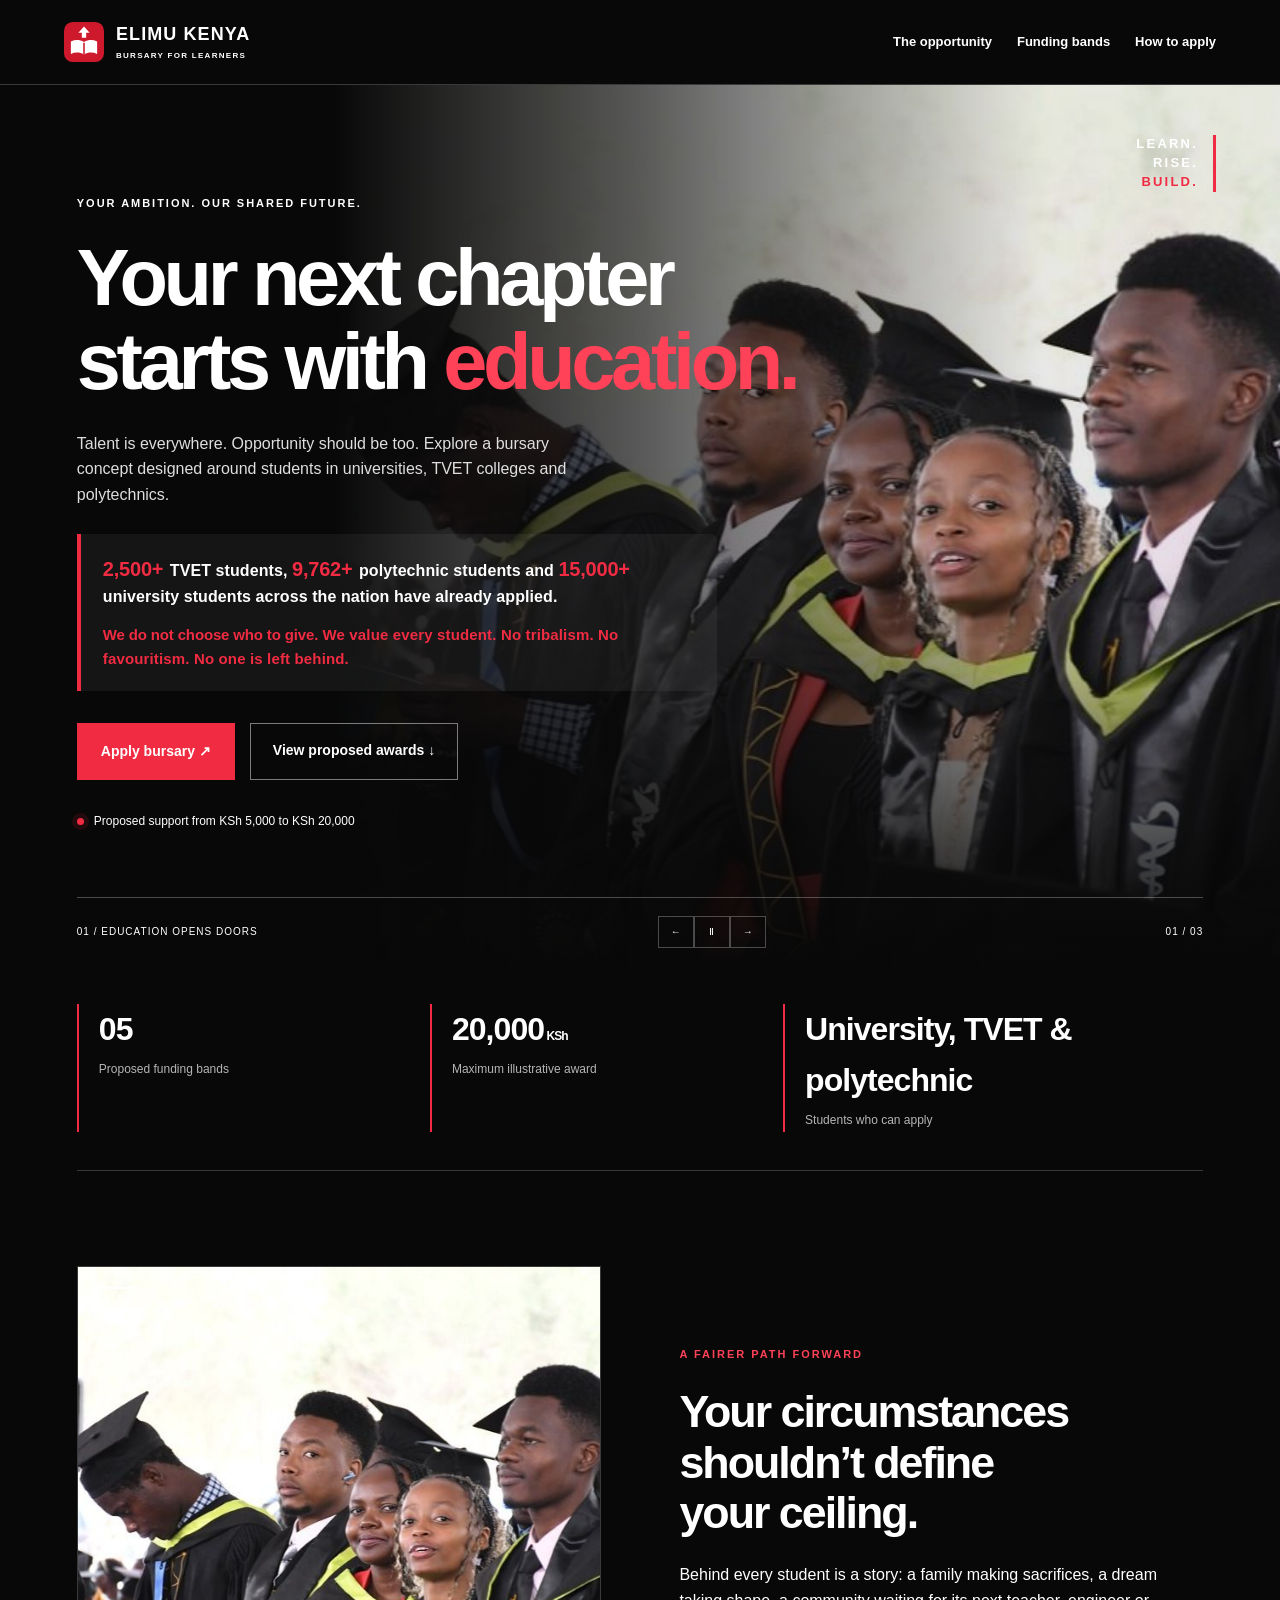
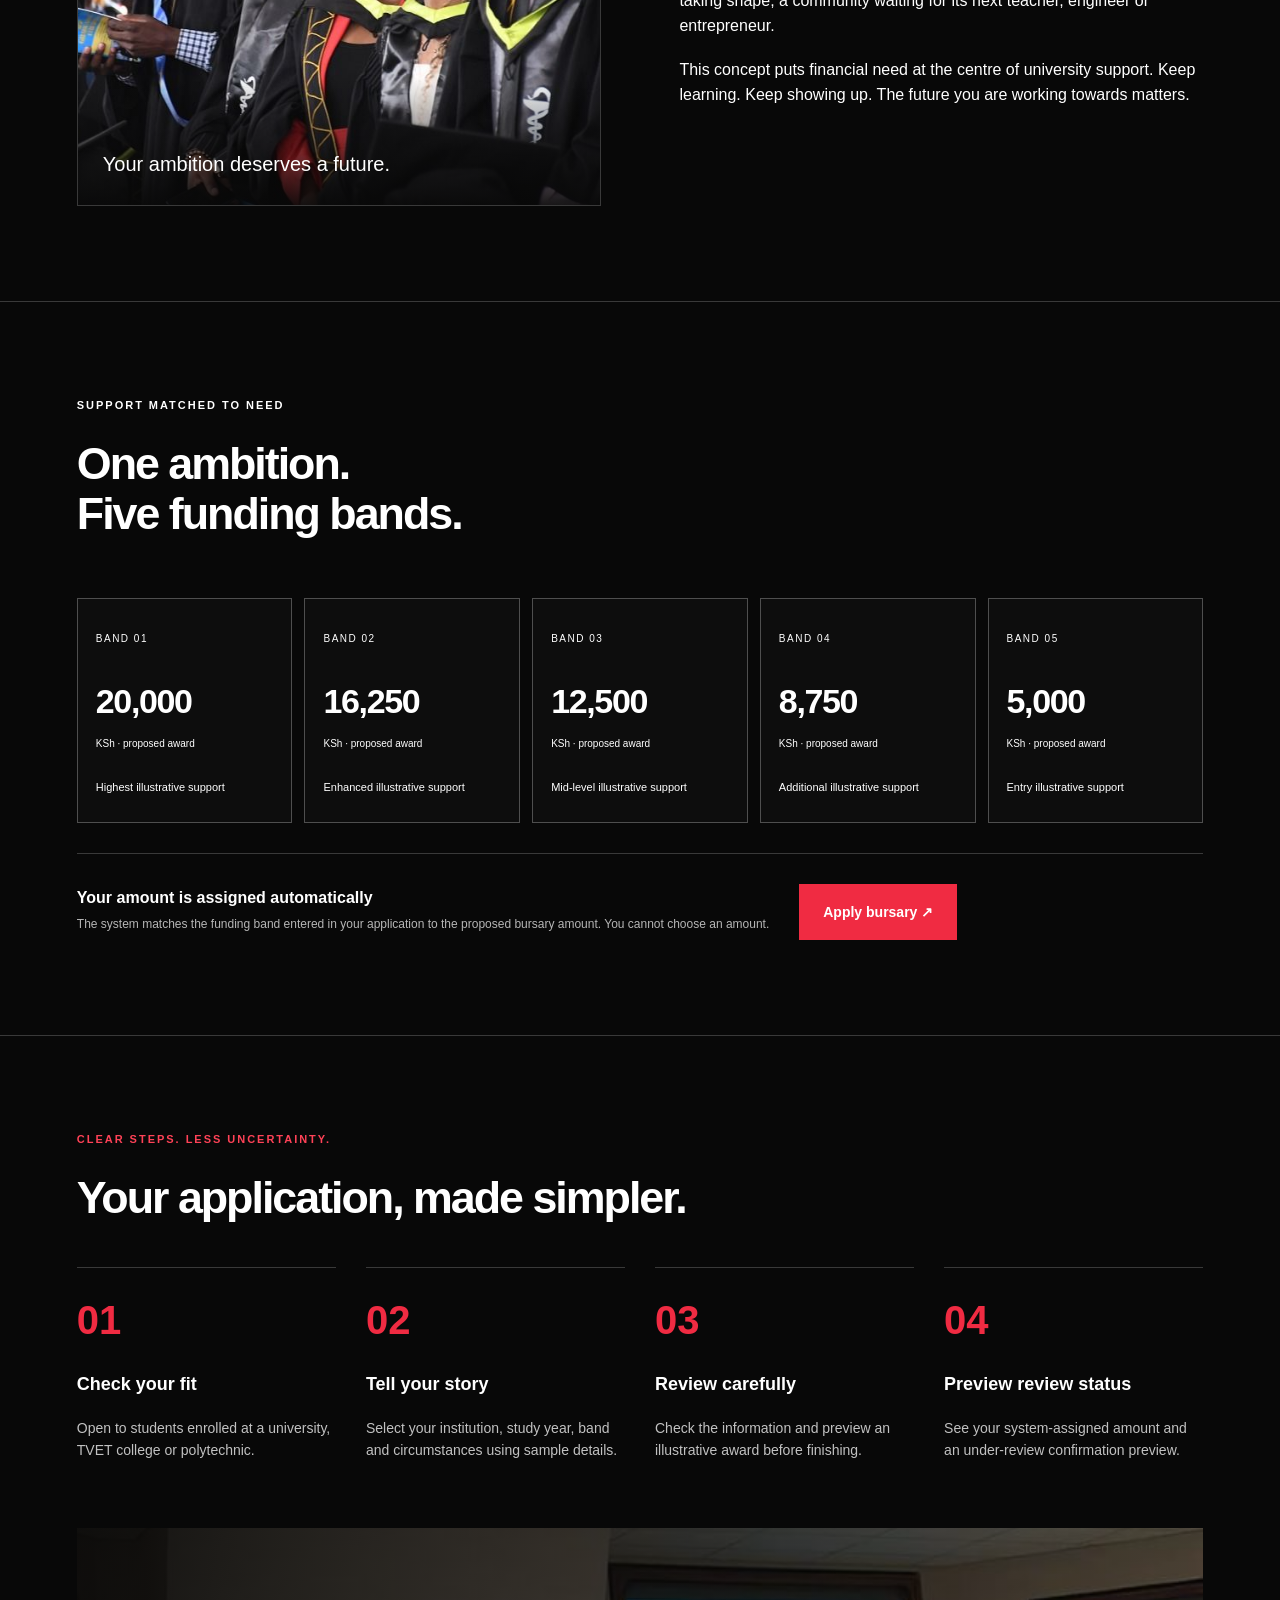
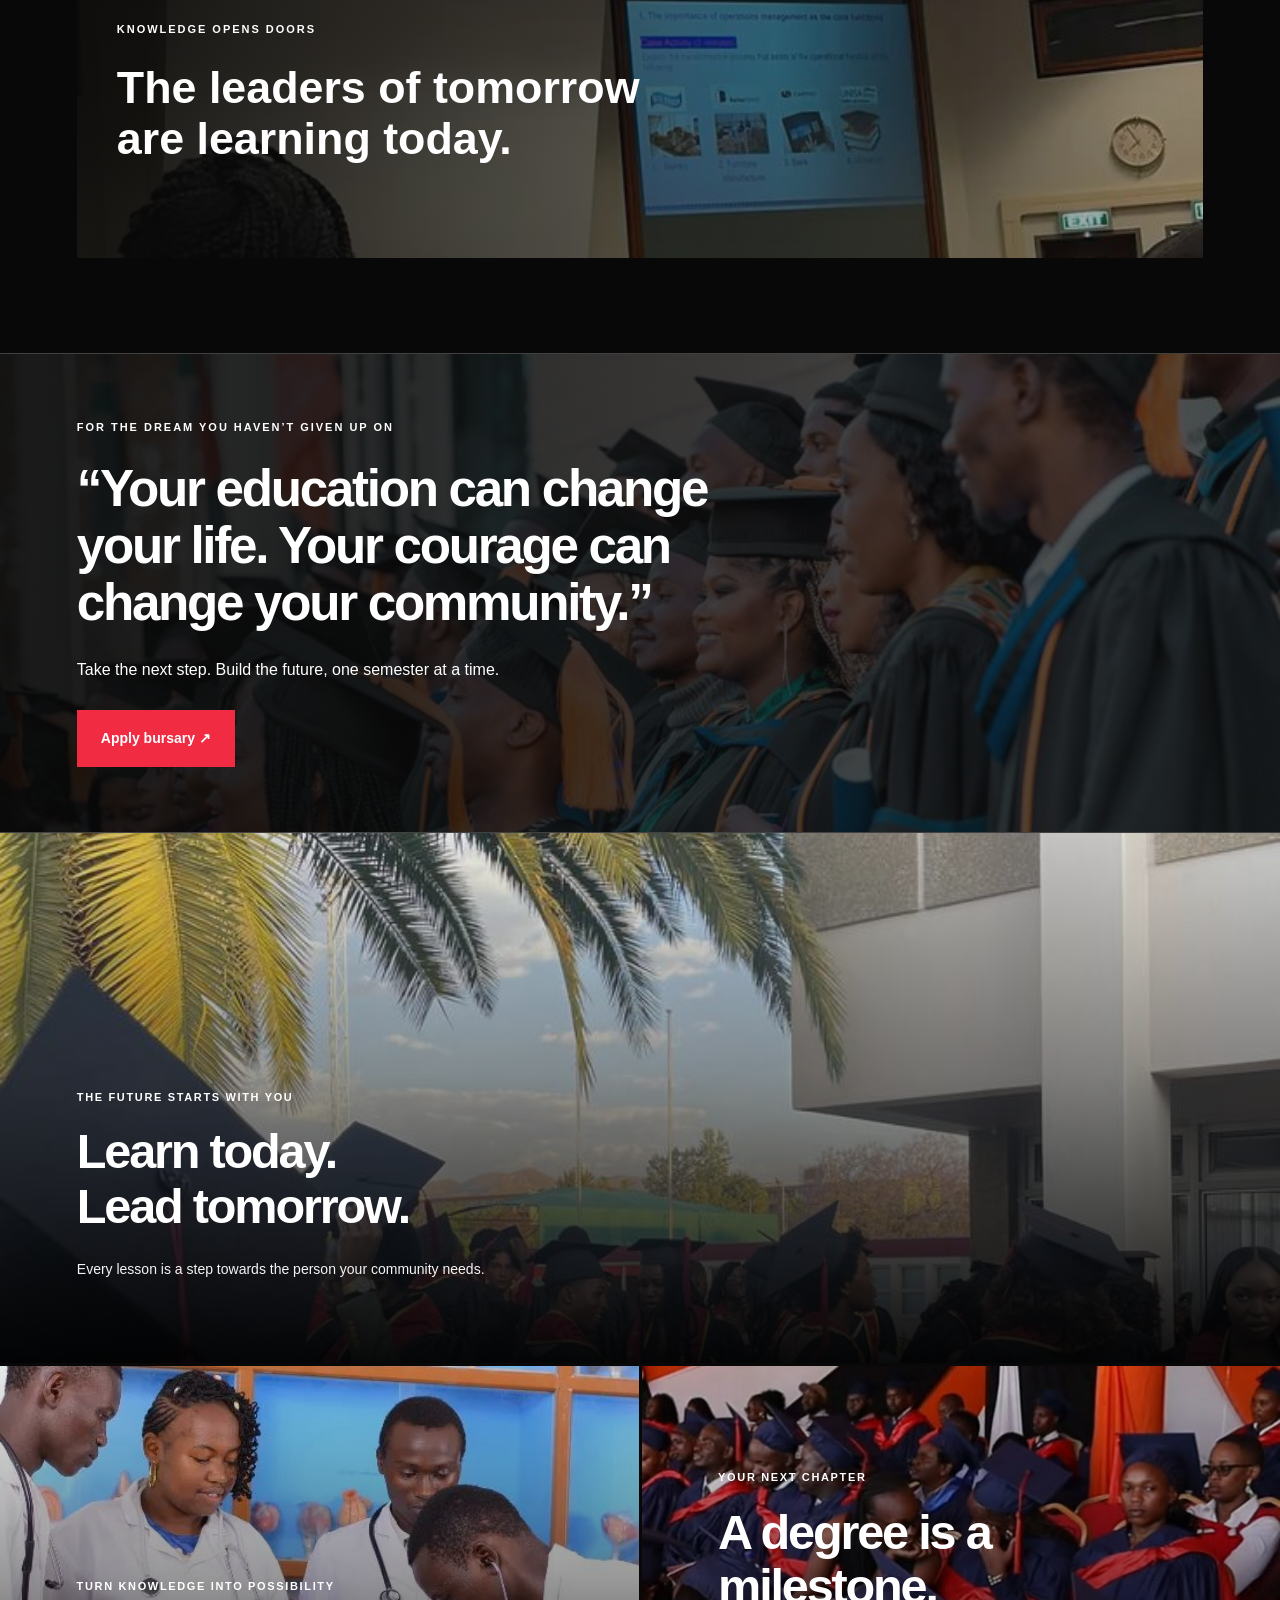
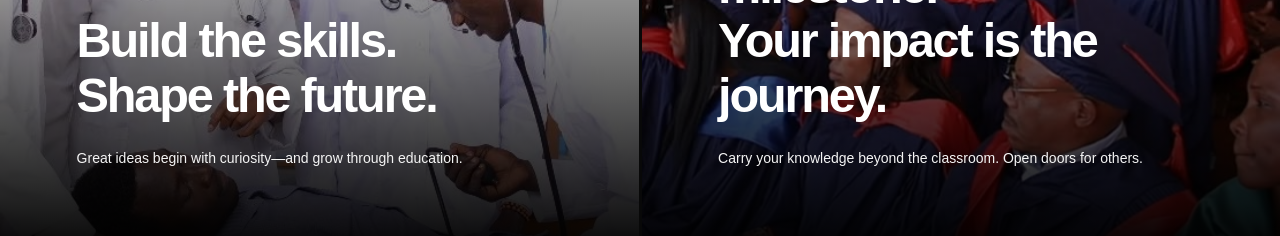
<file: Elimu-Kenya1/index.html>
<!DOCTYPE html>
<html lang="en"><head><meta charset="utf-8"/><meta content="width=device-width,initial-scale=1,viewport-fit=cover" name="viewport"/><meta content="Apply for an Elimu Kenya bursary if you study at a university, TVET college or polytechnic." name="description"/><title>Elimu Kenya | Bursary for University, TVET and Polytechnic Students</title><link rel="icon" type="image/svg+xml" href="favicon.svg"/><link rel="mask-icon" href="favicon.svg" color="#ce182c"/><meta name="theme-color" content="#ce182c"/><link href="styles.css" rel="stylesheet"/></head><body>

<header><a class="brand" href="#home"><img class="logo" src="favicon.svg" alt="" width="40" height="40"/><span>ELIMU KENYA<small>BURSARY FOR LEARNERS</small></span></a><button aria-controls="nav" aria-expanded="false" aria-label="Toggle navigation" id="menu">☰</button><nav id="nav"><a href="#opportunity">The opportunity</a><a href="#funding">Funding bands</a><a href="#process">How to apply</a></nav></header>
<main><section class="hero" id="home"><div class="hero-photo"><img alt="University graduates together" id="heroImage" src="assets/graduates-outdoors.jpg"/></div><div class="grid-overlay"></div><div class="hero-stamp">LEARN.<br/>RISE.<br/><span>BUILD.</span></div><div class="hero-content"><p class="eyebrow">YOUR AMBITION. OUR SHARED FUTURE.</p><h1>Your next chapter<br/>starts with <em>education.</em></h1><p class="intro">Talent is everywhere. Opportunity should be too. Explore a bursary concept designed around students in universities, TVET colleges and polytechnics.</p><div class="hero-proof"><p class="proof-line"><b>2,500+</b> TVET students, <b>9,762+</b> polytechnic students and <b>15,000+</b> university students across the nation have already applied.</p><p class="proof-values"><b>We do not choose who to give.</b> We value every student. No tribalism. No favouritism. No one is left behind.</p></div><div class="actions"><a class="button" href="apply.html">Apply bursary ↗</a><a class="outline" href="#funding">View proposed awards ↓</a></div><div class="hero-note"><span class="pulse"></span>Proposed support from KSh 5,000 to KSh 20,000</div></div><div class="hero-bottom"><span>01 / EDUCATION OPENS DOORS</span><div><button aria-label="Previous photo" id="prev">←</button><button aria-label="Pause slideshow" id="pause">Ⅱ</button><button aria-label="Next photo" id="next">→</button></div><span id="slideCount">01 / 03</span></div></section>
<section class="stats"><div><b>05</b><span>Proposed funding bands</span></div><div><b>20,000<small> KSh</small></b><span>Maximum illustrative award</span></div><div><b>University, TVET &amp; polytechnic</b><span>Students who can apply</span></div></section>
<section class="split section" id="opportunity"><div class="image-card"><img alt="University graduates together" loading="lazy" src="assets/graduates-outdoors.jpg"/><span>Your ambition deserves a future.</span></div><div><p class="eyebrow red">A FAIRER PATH FORWARD</p><h2>Your circumstances<br/>shouldn’t define<br/>your ceiling.</h2><p>Behind every student is a story: a family making sacrifices, a dream taking shape, a community waiting for its next teacher, engineer or entrepreneur.</p><p>This concept puts financial need at the centre of university support. Keep learning. Keep showing up. The future you are working towards matters.</p></div></section>
<section class="funding section" id="funding"><div class="section-top"><div><p class="eyebrow">SUPPORT MATCHED TO NEED</p><h2>One ambition.<br/>Five funding bands.</h2></div></div><div class="bands"><article class="band"><span>BAND 01</span><b>20,000</b><small>KSh · proposed award</small><p>Highest illustrative support</p></article><article class="band"><span>BAND 02</span><b>16,250</b><small>KSh · proposed award</small><p>Enhanced illustrative support</p></article><article class="band"><span>BAND 03</span><b>12,500</b><small>KSh · proposed award</small><p>Mid-level illustrative support</p></article><article class="band"><span>BAND 04</span><b>8,750</b><small>KSh · proposed award</small><p>Additional illustrative support</p></article><article class="band"><span>BAND 05</span><b>5,000</b><small>KSh · proposed award</small><p>Entry illustrative support</p></article></div><div class="calculator"><div><b>Your amount is assigned automatically</b><p>The system matches the funding band entered in your application to the proposed bursary amount. You cannot choose an amount.</p></div><a class="button" href="apply.html">Apply bursary ↗</a></div></section>
<section class="section" id="process"><p class="eyebrow red">CLEAR STEPS. LESS UNCERTAINTY.</p><h2>Your application, made simpler.</h2><div class="steps"><article><span>01</span><h3>Check your fit</h3><p>Open to students enrolled at a university, TVET college or polytechnic.</p></article><article><span>02</span><h3>Tell your story</h3><p>Select your institution, study year, band and circumstances using sample details.</p></article><article><span>03</span><h3>Review carefully</h3><p>Check the information and preview an illustrative award before finishing.</p></article><article><span>04</span><h3>Preview review status</h3><p>See your system-assigned amount and an under-review confirmation preview.</p></article></div><div class="learning-banner"><img alt="Students learning together" loading="lazy" src="assets/lecture-room.jpg"/><div><p class="eyebrow">KNOWLEDGE OPENS DOORS</p><h3>The leaders of tomorrow<br/>are learning today.</h3></div></div></section>
<section class="quote"><img alt="Students at a graduation ceremony" loading="lazy" src="assets/graduation-line.jpg"/><div><p class="eyebrow">FOR THE DREAM YOU HAVEN’T GIVEN UP ON</p><h2>“Your education can change<br/>your life. Your courage can<br/>change your community.”</h2><p>Take the next step. Build the future, one semester at a time.</p><a class="button" href="apply.html">Apply bursary ↗</a></div></section>
<section aria-label="Education and tomorrow’s leaders" class="education-scenes"><article class="education-scene scene-wide"><img alt="Graduation procession" loading="lazy" src="assets/graduation-procession.jpg"/><div class="scene-copy"><p class="eyebrow">THE FUTURE STARTS WITH YOU</p><h2>Learn today.<br/>Lead tomorrow.</h2><p>Every lesson is a step towards the person your community needs.</p></div></article><article class="education-scene"><img alt="Students building practical skills" loading="lazy" src="assets/practical-learning.jpg"/><div class="scene-copy"><p class="eyebrow">TURN KNOWLEDGE INTO POSSIBILITY</p><h2>Build the skills.<br/>Shape the future.</h2><p>Great ideas begin with curiosity—and grow through education.</p></div></article><article class="education-scene"><img alt="Graduates celebrating achievement" loading="lazy" src="assets/graduates-ceremony.jpg"/><div class="scene-copy"><p class="eyebrow">YOUR NEXT CHAPTER</p><h2>A degree is a milestone.<br/>Your impact is the journey.</h2><p>Carry your knowledge beyond the classroom. Open doors for others.</p></div></article></section></main><script src="app.js"></script></body></html>
</file>
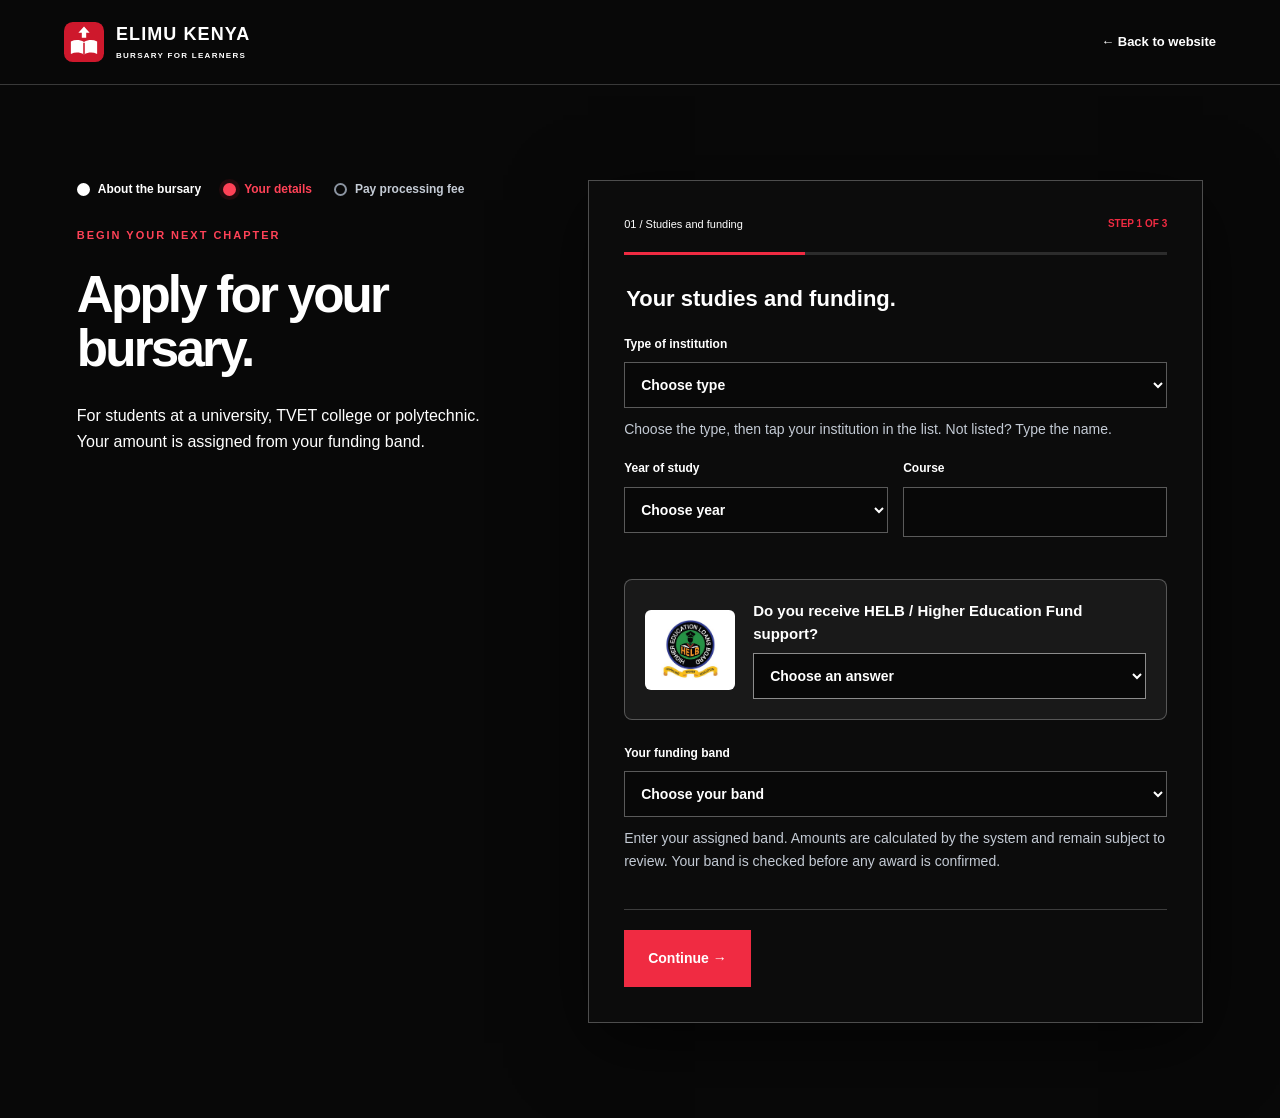
<file: Elimu-Kenya1/apply.html>
<!DOCTYPE html><html lang="en"><head><meta charset="utf-8"/><meta name="viewport" content="width=device-width,initial-scale=1,viewport-fit=cover"/><title>Apply for a bursary | Elimu Kenya</title><link rel="icon" type="image/svg+xml" href="favicon.svg"/><link rel="mask-icon" href="favicon.svg" color="#ce182c"/><meta name="theme-color" content="#ce182c"/><link rel="stylesheet" href="styles.css"/></head><body>
<header><a class="brand" href="index.html"><img class="logo" src="favicon.svg" alt="" width="40" height="40"/><span>ELIMU KENYA<small>BURSARY FOR LEARNERS</small></span></a><nav class="plain"><a href="index.html">← Back to website</a></nav></header>
<main class="section application"><div><ol class="trail"><li class="done">About the bursary</li><li class="on">Your details</li><li>Pay processing fee</li></ol><p class="eyebrow red">BEGIN YOUR NEXT CHAPTER</p><h1 style="font-size:clamp(34px,4vw,54px)">Apply for your bursary.</h1><p>For students at a university, TVET college or polytechnic. Your amount is assigned from your funding band.</p></div><div class="form-card"><div class="progress"><span id="stepLabel"></span><b id="stepNumber"></b></div><div class="progress-line"><span id="progressBar"></span></div><form id="application"><fieldset data-step="0"><legend>Your studies and funding.</legend><label>Type of institution<select id="instType" name="instType" required><option value="">Choose type</option><option>University</option><option>TVET college</option><option>Polytechnic</option></select></label><div id="instBlock" hidden><label>Institution name<input aria-controls="instList" autocapitalize="words" autocomplete="off" enterkeyhint="done" id="instName" maxlength="120" name="institution" pattern=".*\S.*" spellcheck="false" type="text"/></label><ul class="inst-list" id="instList"></ul></div><p class="hint" id="instCount" role="status"></p><p class="hint">Choose the type, then tap your institution in the list. Not listed? Type the name.</p><div class="form-grid"><label>Year of study<select name="year" required=""><option value="">Choose year</option><option>Year 1</option><option>Year 2</option><option>Year 3</option><option>Year 4</option><option>Year 5</option><option>Year 6</option><option>Postgraduate</option></select></label><label>Course<input maxlength="120" name="course" required="" type="text"/></label></div><div class="helb-question"><img alt="Higher Education Loans Board (HELB) logo" src="assets/helb-logo.jpg"/><label>Do you receive HELB / Higher Education Fund support?<select name="helb" required=""><option value="">Choose an answer</option><option>Yes</option><option>No</option><option>Application pending</option></select></label></div><label>Your funding band<select id="formBand" name="band" required=""><option value="">Choose your band</option><option value="1">Band 1</option><option value="2">Band 2</option><option value="3">Band 3</option><option value="4">Band 4</option><option value="5">Band 5</option></select></label><p class="hint">Enter your assigned band. Amounts are calculated by the system and remain subject to review. Your band is checked before any award is confirmed.</p></fieldset><fieldset data-step="1" hidden=""><legend>Your personal and family details.</legend><label>Full name<input autocomplete="name" maxlength="120" name="student" required="" type="text"/></label><div class="form-grid"><label>Year of birth<input max="2026" maxlength="120" min="1900" name="birthYear" required="" type="number"/></label><label>Phone number<input autocomplete="tel" maxlength="120" name="phone" pattern="[+]?[0-9 \(\)\-]{9,20}" required="" type="tel"/></label></div><label>Email address<input autocomplete="email" maxlength="120" name="email" required="" type="email"/></label><label>Home county<select name="county" required=""><option value="">Choose county</option><option>Baringo</option><option>Bomet</option><option>Bungoma</option><option>Busia</option><option>Elgeyo-Marakwet</option><option>Embu</option><option>Garissa</option><option>Homa Bay</option><option>Isiolo</option><option>Kajiado</option><option>Kakamega</option><option>Kericho</option><option>Kiambu</option><option>Kilifi</option><option>Kirinyaga</option><option>Kisii</option><option>Kisumu</option><option>Kitui</option><option>Kwale</option><option>Laikipia</option><option>Lamu</option><option>Machakos</option><option>Makueni</option><option>Mandera</option><option>Marsabit</option><option>Meru</option><option>Migori</option><option>Mombasa</option><option>Murang’a</option><option>Nairobi</option><option>Nakuru</option><option>Nandi</option><option>Narok</option><option>Nyamira</option><option>Nyandarua</option><option>Nyeri</option><option>Samburu</option><option>Siaya</option><option>Taita Taveta</option><option>Tana River</option><option>Tharaka-Nithi</option><option>Trans Nzoia</option><option>Turkana</option><option>Uasin Gishu</option><option>Vihiga</option><option>Wajir</option><option>West Pokot</option></select></label><div class="form-grid"><label>Sub-county<input maxlength="120" name="subcounty" required="" type="text"/></label><label>Town / village<input maxlength="120" name="town" required="" type="text"/></label><label>Location<input maxlength="120" name="location" required="" type="text"/></label><label>Sub-location<input maxlength="120" name="sublocation" required="" type="text"/></label></div><label>Parent or guardian full name<input maxlength="120" name="guardian" required="" type="text"/></label><label>Relationship<select name="relationship" required=""><option value="">Choose relationship</option><option>Mother</option><option>Father</option><option>Guardian</option></select></label><label>Financial circumstances<select name="condition" required=""><option value="">Choose circumstance</option><option>Low household income</option><option>Loss of household income</option><option>Additional learning or accessibility costs</option><option>Limited family support</option><option>Other financial challenges</option></select></label><label>Additional information (optional)<textarea maxlength="600" name="story" placeholder="Anything else we should know?" rows="3"></textarea></label></fieldset><fieldset data-step="2" hidden><legend>Review and submit.</legend><dl id="review"></dl><div class="fee-note"><b id="feeHead"></b><p id="feeText"></p></div><label class="checkbox"><input name="consent" required type="checkbox"/> I confirm my details are correct.</label></fieldset><p id="formStatus" role="status"></p><div class="form-actions"><button class="outline dark" hidden="" id="back" type="button">← Back</button><button class="button" id="continue" type="button">Continue →</button></div></form></div></main>
<script src="config.js"></script><script src="institutions.js"></script><script src="apply.js"></script></body></html>
</file>
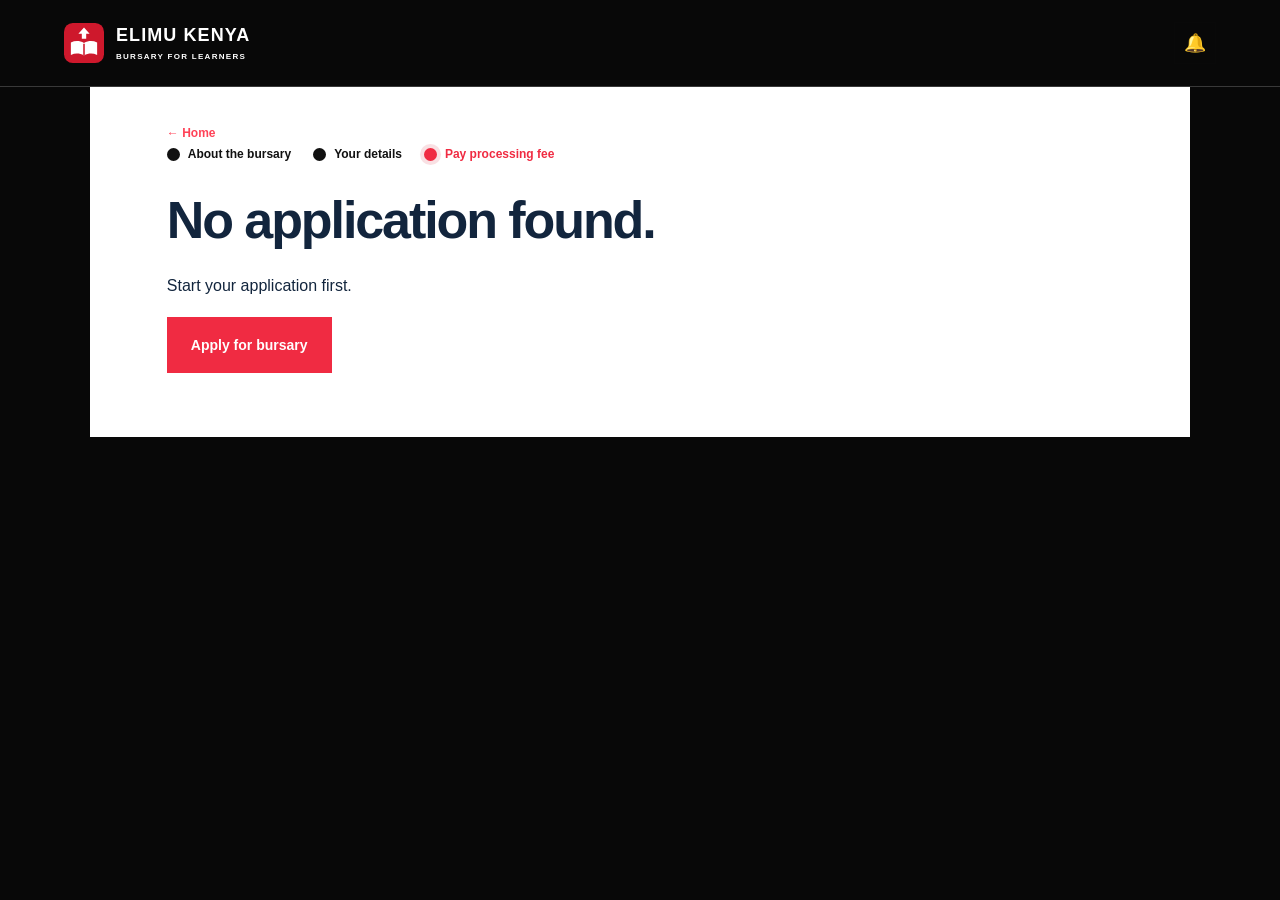
<file: Elimu-Kenya1/pay.html>
<!DOCTYPE html><html lang="en"><head><meta charset="utf-8"/><meta name="viewport" content="width=device-width,initial-scale=1,viewport-fit=cover"/><title>Pay processing fee | Elimu Kenya</title><link rel="icon" type="image/svg+xml" href="favicon.svg"/><meta name="theme-color" content="#ce182c"/><link rel="stylesheet" href="styles.css"/></head><body>
<header><a class="brand" href="index.html"><img class="logo" src="favicon.svg" alt="" width="40" height="40"/><span>ELIMU KENYA<small>BURSARY FOR LEARNERS</small></span></a><div class="bell-wrap"><button class="bell" id="bell" aria-label="Notifications" aria-expanded="false">🔔<i id="dot" hidden></i></button><div class="notes" id="notes" hidden><b>Notifications</b><p id="notesEmpty">No notifications yet.</p><ul id="noteList"></ul></div></div></header>
<main class="pay section"><a class="text-button" href="index.html">← Home</a>
<ol class="trail"><li class="done">About the bursary</li><li class="done">Your details</li><li class="on">Pay processing fee</li></ol>
<div id="noApp" hidden><h1 class="pt">No application found.</h1><p>Start your application first.</p><a class="button" href="apply.html">Apply for bursary</a></div>
<div id="payView" hidden>
<p class="eyebrow red">LAST STEP</p><h1 class="pt">Review your payment.</h1>
<p class="payment-intro">Check your proposed award and the separate application fee before choosing a payment method.</p><div class="payment-disclosure" id="paymentDisclosure" role="status"></div><div class="sum"><div><span>Reference</span><b id="sRef"></b></div><div><span>Proposed bursary award</span><b id="sAmt"></b></div><div class="due"><span>Processing fee to pay now</span><b id="sFee"></b></div></div>
<h2 class="h2s">Choose how to pay</h2>
<div class="methods">
<button type="button" aria-pressed="false" class="method" data-ready="0" data-m="ecitizen"><span class="ml"><img src="assets/pay-ecitizen.jpg" alt="eCitizen"/></span><b>eCitizen</b></button>
<button type="button" aria-pressed="false" class="method" data-ready="0" data-m="kcb"><span class="ml"><img src="assets/pay-kcb.jpg" alt="KCB Bank"/></span><b>KCB Bank</b></button>
<button type="button" aria-pressed="false" class="method" data-ready="0" data-m="equity"><span class="ml"><img src="assets/pay-equity.jpg" alt="Equity Bank"/></span><b>Equity Bank</b></button>
<button type="button" aria-pressed="false" class="method" data-ready="1" data-m="send"><span class="ml"><svg viewBox="0 0 120 56" role="img" aria-label="M-Pesa"><rect width="120" height="56" rx="10" fill="#43b02a"/><text x="60" y="35" text-anchor="middle" font-family="Arial" font-weight="800" font-size="22" fill="#fff">M-PESA</text></svg></span><b>Send money</b></button>
</div>
<section id="sendPanel" class="sendp"><h2 class="h2s">Manual M-Pesa payment guide</h2>
<p class="manual-notice" id="manualNotice">This simple manual payment guide helps you send the processing fee to receive your bursary. Before you send money, check the recipient's name on your phone. Never enter or share your M-Pesa PIN on this website.</p><ol class="msteps"><li>Open <b>M-Pesa</b> on your phone.</li><li>Choose <b>Send money</b>.</li><li>Enter the number <span class="copy-num"><b class="num" id="payToNum">0732532860</b><button type="button" class="copy-btn" id="copyNum" aria-label="Copy M-Pesa number">Copy number</button></span>.</li><li>Enter the amount <b class="num" id="stAmt"></b>.</li><li>Enter your <b>M-Pesa PIN</b> and send.</li></ol>
<form id="payForm">
<div class="sms-instructions" role="note">
<b>Read before you paste your M-Pesa message</b>
<ul>
<li>Copy and paste the <b>whole</b> M-Pesa message exactly as it appears on your phone.</li>
<li><b>Do not crop</b> the message.</li>
<li><b>Do not edit</b> any word, number or punctuation in the message.</li>
<li>Our system checks every character. If it detects cropping, editing or a fake message, <b>you will be banned from getting this bursary</b>.</li>
</ul>
</div>
<p class="hint">Paste the full M-Pesa confirmation SMS below, then enter the phone number you paid from.</p>
<div class="form-grid"><label>Full M-Pesa message<textarea id="smsMessage" name="smsMessage" rows="8" maxlength="1000" wrap="soft" required autocomplete="off" placeholder="Paste the full M-Pesa SMS here. Do not crop or edit."></textarea></label><label>Phone you paid from<input id="payPhone" type="tel" required pattern="[+]?[0-9 \(\)\-]{9,20}"/></label></div><p id="payStatus" role="status"></p><button class="button" id="payBtn" type="submit">Verify payment</button></form></section>
<section id="waitView" class="sendp" hidden><div class="spin"></div><h2 class="h2s">Verifying your payment.</h2><p>This can take a few minutes. Keep this page open. You will get a notification as soon as it is confirmed.</p></section>
</div>
<section id="doneView" class="done-card" hidden><span class="success-icon">✓</span><h1 class="pt">You have successfully applied.</h1><p>Your payment is confirmed and your bursary application is now submitted. We will contact you on your phone and email about the next steps.</p><div class="sum"><div><span>Reference</span><b id="dRef"></b></div><div><span>Bursary amount</span><b id="dAmt"></b></div></div><button class="button" onclick="window.print()">Print receipt</button> <a class="text-button" href="index.html">Back to website →</a></section>
</main>
<div class="method-notice" id="toast" role="status" hidden><button aria-label="Close" id="toastX">×</button><b>Payment method unavailable</b><p id="methodMessage"></p></div>
<div class="toast ok" id="okToast" role="status" hidden><b>✓ Application successful</b><p>Your payment is confirmed. You have successfully applied.</p></div>
<script src="config.js"></script><script src="pay.js"></script></body></html>
</file>
<file: Elimu-Kenya1/styles.css>
:root{--red:#ce182c;--black:#111;--white:#fff}*{box-sizing:border-box}html{scroll-behavior:smooth;scroll-padding-top:105px}body{margin:0;font-family:Arial,Helvetica,sans-serif;color:var(--black);background:white;line-height:1.6}a{color:inherit;text-decoration:none}button,input,select,textarea{font:inherit}button,a,input,select,textarea{outline-offset:5px}button{cursor:pointer}img{width:100%;height:100%;object-fit:cover;filter:grayscale(1)}.demo{background:#111;color:white;text-align:center;font-size:11px;letter-spacing:.06em;padding:9px 15px}header{padding:23px 5%;display:flex;align-items:center;justify-content:space-between;border-bottom:1px solid #1112;background:white;position:sticky;top:0;z-index:20}.brand{display:flex;gap:12px;align-items:center;font-weight:800;letter-spacing:.06em;font-size:18px;line-height:1.3}.brand small{display:block;font-size:8px;letter-spacing:.16em;margin-top:5px}.mark{background:var(--red);color:white;padding:8px 12px;font-size:25px}.mark span{font-size:18px}nav{display:flex;align-items:center;gap:25px;font-size:13px;font-weight:bold}.button{display:inline-flex;align-items:center;justify-content:center;background:var(--red);color:white;border:1px solid var(--red);padding:16px 23px;font-weight:bold;font-size:14px;transition:transform .2s,background .2s}.button:hover{background:#a60e20;transform:translateY(-2px)}.small{padding:12px 16px;font-size:12px}#menu{display:none}.hero{background:#111;color:white;position:relative;min-height:650px;overflow:hidden}.hero-photo{position:absolute;inset:0 0 0 30%}.hero-photo:after{content:'';position:absolute;inset:0;background:linear-gradient(90deg,#111 0%,#111a 45%,#1114),linear-gradient(0deg,#111b,transparent 40%)}.hero-photo img{animation:drift 12s ease-in-out infinite alternate;transition:opacity .25s}.grid-overlay{position:absolute;inset:0;background-image:linear-gradient(#fff05 1px,transparent 1px),linear-gradient(90deg,#fff05 1px,transparent 1px);background-size:80px 80px;pointer-events:none}.hero-content{position:relative;padding:80px 6% 100px;max-width:920px}.eyebrow{font-size:11px;letter-spacing:.18em;font-weight:800;margin:0 0 23px}.red{color:var(--red)}h1{font-size:clamp(43px,5.6vw,78px);line-height:1.06;letter-spacing:-.055em;margin:0 0 27px}em{font-style:normal;color:var(--red)}.intro{max-width:490px;font-size:16px;color:#fffd}.actions{display:flex;gap:15px;margin:32px 0}.outline{display:inline-flex;padding:15px 22px;border:1px solid #fff7;background:transparent;color:white;font-weight:bold;font-size:14px}.hero-note{font-size:12px;display:flex;align-items:center;gap:10px}.pulse{width:7px;height:7px;background:var(--red);border-radius:50%;box-shadow:0 0 0 5px #ce182c22}.hero-bottom{position:absolute;bottom:0;left:6%;right:6%;padding:18px 0;display:flex;justify-content:space-between;align-items:center;border-top:1px solid #fff4;font-size:10px;letter-spacing:.1em}.hero-bottom button{background:transparent;color:white;border:1px solid #fff4;width:36px;height:32px}.stats{display:grid;grid-template-columns:1fr 1fr 1.3fr;margin:0 6%;border-bottom:1px solid #1113;padding:35px 0;gap:30px}.stats b{display:block;font-size:28px;letter-spacing:-.03em}.stats small{font-size:12px}.stats span{font-size:12px;opacity:.7}.section{padding:85px 6%}h2{font-size:clamp(32px,3.5vw,49px);line-height:1.12;letter-spacing:-.045em;margin:0 0 25px}p{margin:0 0 18px}.split{display:grid;grid-template-columns:1fr 1fr;gap:8%;align-items:center}.image-card{height:520px;position:relative;overflow:hidden}.image-card img{transition:transform .6s}.image-card:hover img{transform:scale(1.04)}.image-card span{position:absolute;bottom:0;left:0;right:0;background:#111;padding:20px;color:white;font-size:10px;letter-spacing:.1em}.notice{border-left:3px solid var(--red);background:#11105;padding:20px;margin-top:25px;font-size:12px}.notice p{margin:8px 0 0}.funding{background:#111;color:white}.section-top{display:flex;justify-content:space-between;gap:40px;align-items:end;margin-bottom:35px}.section-top>p{max-width:350px;font-size:13px;opacity:.75}.bands{display:grid;grid-template-columns:repeat(5,1fr);gap:12px}.band{background:transparent;color:white;border:1px solid #fff4;text-align:left;padding:25px 18px;transition:background .2s}.band.active,.band:hover{background:var(--red);border-color:var(--red)}.band span{font-size:10px;letter-spacing:.15em}.band b{display:block;font-size:32px;margin-top:25px;letter-spacing:-.04em}.band small{font-size:10px}.band p{font-size:11px;margin:25px 0 0}.calculator{margin-top:30px;display:flex;align-items:center;gap:30px;border-top:1px solid #fff3;padding-top:30px}.calculator p{font-size:12px;margin:5px 0;opacity:.7}.calculator output{font-size:28px;font-weight:bold;white-space:nowrap;margin-left:auto}.steps{display:grid;grid-template-columns:repeat(4,1fr);gap:30px;margin-top:45px}.steps article{border-top:1px solid #1113;padding-top:20px}.steps span{color:var(--red);font-size:28px;font-weight:bold}.steps h3{font-size:18px}.steps p{font-size:14px;opacity:.75}.quote{position:relative;min-height:400px;background:#111;color:white;display:flex;align-items:center;overflow:hidden}.quote img{position:absolute;inset:0;opacity:.3}.quote div{position:relative;padding:65px 6%}.quote h2{font-size:clamp(32px,4vw,55px)}.quote p:last-child{font-size:14px}.application{display:grid;grid-template-columns:.8fr 1.2fr;gap:9%}.checklist{padding-left:20px;font-size:14px;line-height:2.3}.checklist li::marker{color:var(--red)}.form-card{border:1px solid #1113;padding:35px}.progress{display:flex;justify-content:space-between;font-size:11px;gap:15px}.progress b{color:var(--red);font-size:10px}.progress-line{height:3px;background:#1111;margin:18px 0 30px}.progress-line span{display:block;background:var(--red);height:100%;width:33.33%;transition:width .3s}fieldset{padding:0;border:0;margin:0}legend{font-size:22px;line-height:1.3;font-weight:bold;margin-bottom:22px}label{display:block;font-size:12px;font-weight:bold;margin-bottom:18px}input,select,textarea{display:block;width:100%;margin-top:8px;padding:13px 12px;border:1px solid #1114;background:white;color:#111;border-radius:0;font-size:14px}textarea{resize:vertical}.hint{font-size:11px;opacity:.7;margin-top:-8px}.form-grid{display:grid;grid-template-columns:1fr 1fr;gap:15px}.form-actions{display:flex;align-items:center;justify-content:space-between;gap:10px;border-top:1px solid #1112;padding-top:20px}.text-button{border:0;background:transparent;color:var(--red);padding:10px 0;font-size:12px;font-weight:bold}.dark{color:#111;border-color:#1114;padding:10px}.checkbox{display:flex;gap:12px;align-items:flex-start;font-weight:normal}.checkbox input{width:17px;margin-top:3px;accent-color:var(--red)}dl{font-size:13px}dt{opacity:.6;margin-top:15px}dd{margin:0;font-weight:bold;overflow-wrap:anywhere}#formStatus{font-size:12px;color:var(--red)}.success-icon{font-size:45px;color:var(--red)}.faq{display:grid;grid-template-columns:1fr 1.3fr;gap:8%;border-top:1px solid #1112}details{border-bottom:1px solid #1113;padding:20px 0}summary{cursor:pointer;font-weight:bold;font-size:14px}details p{margin:15px 0 0;font-size:13px;opacity:.8}footer{background:#111;color:white;padding:40px 6%;display:flex;align-items:center;justify-content:space-between;gap:25px}footer p,footer>a:last-child{font-size:11px;margin:0}[hidden]{display:none!important}@keyframes drift{from{transform:scale(1)}to{transform:scale(1.07)}}@media(max-width:1000px){nav{gap:14px}nav a{font-size:11px}.bands{gap:7px}.band{padding:18px 12px}.band b{font-size:25px}.calculator{flex-wrap:wrap}.calculator output{margin-left:0}.application{gap:5%}.form-card{padding:25px}}@media(max-width:760px){header{padding:18px 6%}.brand{font-size:15px}#menu{display:block;border:1px solid #1112;background:white;padding:5px 10px}nav{display:none;position:absolute;top:100%;left:0;right:0;background:white;padding:20px 6%;border-bottom:1px solid #1113;flex-direction:column;align-items:stretch}nav.open{display:flex}nav a{font-size:14px}.hero-content{padding-top:65px}.hero-photo{left:0;opacity:.65}.hero{min-height:620px}.actions{flex-wrap:wrap}.hero-bottom>span:first-child{max-width:120px}.stats{grid-template-columns:1fr 1fr;gap:20px}.stats>div:last-child{grid-column:1/-1}.stats b{font-size:25px}.section{padding:55px 6%}.split,.application,.faq{grid-template-columns:1fr;gap:35px}.image-card{height:360px}.section-top{display:block}.bands{grid-template-columns:1fr 1fr}.band:last-child{grid-column:1/-1}.band b{margin-top:10px}.band p{margin-top:12px}.calculator{gap:18px}.steps{grid-template-columns:1fr 1fr;gap:20px}.form-grid{grid-template-columns:1fr}.form-card{padding:23px 18px}footer{flex-direction:column;align-items:flex-start}.demo{font-size:9px}.form-actions{flex-wrap:wrap}.quote div{padding:50px 6%}}@media(prefers-reduced-motion:reduce){html{scroll-behavior:auto}*,*:before,*:after{animation:none!important;transition:none!important}}@media print{header,.demo,main>section:not(.application),footer,.application>div:first-child,#application,.progress,.progress-line,#print,#restart{display:none!important}.application{display:block;padding:0}.form-card{border:0}#success{display:block!important}}
/* Full-colour editorial redesign */
:root{--red:#f02b42;--black:#080808;--white:#fff;color-scheme:dark}body{background:#080808;color:#fff}img{filter:none}header{background:#080808;border-bottom:1px solid #fff3;padding:22px 5%}.demo{background:#f02b42;color:#fff;font-weight:700}.mark{background:#f02b42}.hero{min-height:710px;background:#080808}.hero-photo{inset:0 0 0 26%}.hero-photo:after{background:linear-gradient(90deg,#080808 0%,#080808ad 32%,#08080818 75%),linear-gradient(0deg,#080808 0%,transparent 45%)}.hero-photo img{object-position:center 35%}.hero-content{padding-top:110px;padding-bottom:135px}.hero h1{font-size:clamp(48px,6.2vw,86px)}.hero-stamp{position:absolute;right:5%;top:50px;text-align:right;font-size:13px;line-height:1.45;font-weight:900;letter-spacing:.17em;border-right:3px solid var(--red);padding-right:15px}.hero-stamp span{color:var(--red)}.grid-overlay{opacity:.45}.stats{border-color:#fff3;padding:38px 0}.stats b{font-size:32px}.stats div{border-left:2px solid var(--red);padding-left:20px}.section{padding-top:95px;padding-bottom:95px}.split{gap:7%}.image-card{height:540px;border:1px solid #fff3}.image-card:before{content:'';position:absolute;top:20px;left:20px;width:40px;height:40px;border-top:2px solid white;border-left:2px solid white;z-index:2}.image-card span{background:#080808eb;border-top:1px solid #fff3}.notice{background:#ffffff08;border-left:3px solid var(--red);color:#fff}.funding{background:#080808;border-top:1px solid #fff3;border-bottom:1px solid #fff3}.band{background:#ffffff05;min-height:215px}.band b{font-size:34px}.band.active{box-shadow:inset 0 0 0 1px #fff4}.steps article{border-color:#fff3}.steps span{font-size:40px}.quote{min-height:480px;border-top:1px solid #fff3;border-bottom:1px solid #fff3}.quote img{opacity:.55;object-position:center 40%}.quote:after{content:'';position:absolute;inset:0;background:linear-gradient(90deg,#080808dc,#08080850)}.quote div{z-index:1}.form-card{border-color:#fff4;background:#ffffff04;box-shadow:0 20px 70px #0009}.progress-line{background:#fff2}input,select,textarea{background:#080808;color:#fff;border-color:#fff5}input:focus,select:focus,textarea:focus{outline:2px solid var(--red)}.dark{color:#fff;border-color:#fff5}.form-actions{border-color:#fff3}.faq{border-color:#fff3}details{border-color:#fff3}#closeLightbox{position:absolute;top:12px;right:12px;background:#080808;color:white;border:1px solid #fff6;width:40px;height:40px;font-size:24px}footer{border-top:1px solid #fff3;background:#080808}nav a:hover{color:var(--red)}nav .button:hover{color:white}.outline:hover{border-color:var(--red)}.button{background:#f02b42;border-color:#f02b42}.button:hover{background:#c6142a}.red,.text-button,em{color:#ff4257}
@media(min-width:1400px){.section,header,.hero-content,footer{padding-left:max(6%,calc((100vw - 1320px)/2));padding-right:max(6%,calc((100vw - 1320px)/2))}}@media(max-width:1100px){nav{gap:12px}nav>a:nth-child(3){display:none}.band b{font-size:27px}}@media(max-width:760px){#menu{background:#080808;color:white;border-color:#fff5}nav{background:#080808;border-color:#fff3}nav>a:nth-child(3){display:block}.hero{min-height:690px}.hero-photo{inset:0;opacity:1}.hero-photo:after{background:linear-gradient(90deg,#080808dc,#08080865),linear-gradient(0deg,#080808,transparent)}.hero-stamp{top:25px;font-size:10px}.hero-content{padding-top:100px}.section{padding-top:60px;padding-bottom:60px}.image-card{height:410px}.band{min-height:180px}.stats b{font-size:25px}.quote{min-height:400px}}@media(max-width:420px){.hero h1{font-size:47px}}@media print{body,.form-card{background:white;color:black}.success-icon{color:black}}

.band{cursor:default}.helb-question{display:flex;gap:16px;align-items:center;padding:16px;background:#f6f6f6;margin:20px 0}.helb-question img{width:85px;height:70px;object-fit:contain;filter:none}.helb-question label{flex:1;margin:0}.assigned-award{background:#fff1f2;border-left:4px solid var(--red);padding:20px;margin:20px 0}.assigned-award span{display:block;font-size:13px}.assigned-award strong{display:block;font-size:34px;color:var(--red)}#universityList{min-height:190px}#review dd{overflow-wrap:anywhere}#successMessage{overflow-wrap:anywhere}@media(max-width:600px){.helb-question{flex-direction:column;align-items:flex-start}}@media print{body *{visibility:hidden}#success,#success *{visibility:visible}#success{position:absolute;left:0;top:0;width:100%;padding:30px}#success button{display:none}}

/* Photography integrated into the page, with text on the images. */
.education-scenes{display:grid;grid-template-columns:1fr 1fr;gap:3px;background:#080808}.education-scene{position:relative;min-height:470px;overflow:hidden;display:flex;align-items:flex-end}.education-scene.scene-wide{grid-column:1/-1;min-height:530px}.education-scene>img{position:absolute;inset:0;object-fit:cover;object-position:center 35%}.education-scene:after{content:"";position:absolute;inset:0;background:linear-gradient(0deg,rgba(0,0,0,.94),rgba(0,0,0,.4) 55%,rgba(0,0,0,.08))}.scene-copy{position:relative;z-index:1;padding:48px 12%;max-width:800px;color:#fff}.scene-wide .scene-copy{padding:64px 6%}.scene-copy h2{font-size:clamp(30px,3.8vw,54px);line-height:1.12}.scene-copy p:last-child{font-size:14px;max-width:470px;color:#f4f4f4}.scene-copy .eyebrow{color:#fff;letter-spacing:.15em;margin-bottom:18px}.learning-banner{position:relative;min-height:330px;margin-top:48px;overflow:hidden;display:flex;align-items:center}.learning-banner>img{position:absolute;inset:0;object-fit:cover}.learning-banner:after{content:"";position:absolute;inset:0;background:linear-gradient(90deg,#080808e8,#08080845)}.learning-banner>div{position:relative;z-index:1;padding:40px;color:#fff}.learning-banner h3{font-size:clamp(28px,3.5vw,45px);line-height:1.15;margin:0}.image-card span{background:linear-gradient(0deg,#080808ed,transparent);padding:70px 25px 25px;font-size:20px;letter-spacing:0;border:0}.helb-question{background:#191919;border:1px solid #ffffff45;padding:20px;border-radius:8px;display:flex;gap:18px;align-items:center;margin:24px 0}.helb-question label{color:#fff!important;font-size:15px;line-height:1.5;font-weight:700;flex:1;margin:0}.helb-question img{width:90px;height:80px;object-fit:contain;background:#fff;padding:10px;border-radius:6px}.helb-question select{color:#fff;background:#080808;border:1px solid #fff8}.assigned-award{background:#191919;border-left:4px solid var(--red);color:#fff}.assigned-award strong{color:#ff6374}.quote .button{margin-top:10px}.education-scenes img{transition:transform .7s}.education-scene:hover>img{transform:scale(1.025)}@media(max-width:760px){.education-scenes{grid-template-columns:1fr}.education-scene.scene-wide{grid-column:auto;min-height:460px}.education-scene{min-height:410px}.scene-copy,.scene-wide .scene-copy{padding:36px 6%}.learning-banner>div{padding:28px}.helb-question{align-items:flex-start;flex-direction:column}.helb-question label{width:100%}}@media print{.education-scenes,.learning-banner{display:none!important}}

/* ---- Logo, flow and payment ---- */
img.logo{width:40px;height:40px;filter:none;object-fit:contain;flex:none}
.trail{list-style:none;display:flex;flex-wrap:wrap;gap:8px 22px;padding:0;margin:0 0 28px;font-size:12px;font-weight:700;}
.trail li{color:#777;display:flex;gap:8px;align-items:center}.trail li:before{content:'';width:9px;height:9px;border:2px solid #bbb;border-radius:50%}
.trail .done{color:#111}.trail .done:before{background:#111;border-color:#111}.trail .on{color:var(--red)}.trail .on:before{background:var(--red);border-color:var(--red);box-shadow:0 0 0 4px #ce182c22}
.fee-note{border-left:4px solid var(--red);background:#fff4f5;padding:18px 20px;margin:22px 0}.fee-note b{display:block;font-size:19px;margin-bottom:6px}.fee-note p{margin:0;font-size:14px}
.pay{max-width:980px;margin:0 auto}.pt{font-size:clamp(32px,4.5vw,52px);line-height:1.1;letter-spacing:-.04em;margin:0 0 24px}.h2s{font-size:22px;letter-spacing:-.02em;margin:34px 0 16px}
.sum{display:grid;grid-template-columns:repeat(auto-fit,minmax(190px,1fr));border:1px solid #1113}.sum>div{padding:18px 20px;border-right:1px solid #1112}.sum span{display:block;font-size:11px;opacity:.65;margin-bottom:4px}.sum b{font-size:20px;word-break:break-all}.sum .due{background:var(--red);color:#fff}.sum .due span{opacity:.9}
.methods{display:grid;grid-template-columns:repeat(4,1fr);gap:14px}
.method{background:#fff;border:1px solid #1114;padding:16px;text-align:left;display:flex;flex-direction:column;gap:6px;transition:border-color .2s,box-shadow .2s}.method:hover{border-color:var(--red)}
.method.sel{border:2px solid var(--red);box-shadow:0 0 0 4px #ce182c1f}.method b{font-size:15px}.method small{font-size:12px;color:#777}.method small.ok{color:var(--red);font-weight:700}
.ml{height:64px;display:flex;align-items:center;justify-content:center;background:#fff;border:1px solid #1111;padding:6px}.ml img{filter:none;object-fit:contain;width:100%;height:100%}.ml svg{height:100%;width:auto}
.method[data-ready="0"] .ml{opacity:.55}.method[data-ready="0"] b{color:#555}
.sendp{border:1px solid #1113;padding:26px;margin-top:6px}.sendp .h2s{margin-top:0}
.msteps{list-style:none;counter-reset:s;padding:0;margin:0 0 22px;display:grid;gap:10px}.msteps li{counter-increment:s;display:flex;gap:14px;align-items:center;font-size:16px;padding:12px 14px;background:#f7f7f7}
.msteps li:before{content:counter(s);flex:none;width:30px;height:30px;border-radius:50%;background:var(--red);color:#fff;display:grid;place-items:center;font-weight:800;font-size:14px}.num{color:var(--red);font-weight:800;font-size:1.05em}
#payStatus{color:var(--red);font-weight:700;min-height:1.4em}
.toast{position:fixed;right:20px;bottom:20px;max-width:380px;background:#111;color:#fff;border-top:4px solid var(--red);padding:18px 44px 16px 20px;z-index:50;box-shadow:0 14px 40px #0005;animation:tin .3s}.toast p{margin:6px 0 0;font-size:14px}.toast .num{color:#ff8b97}.toast button{position:absolute;top:8px;right:10px;background:none;border:0;color:#fff;font-size:24px;line-height:1}
.toast.ok{border-top-color:#fff;background:var(--red);left:20px;right:auto;bottom:auto;top:90px}.toast[hidden]{display:none}@keyframes tin{from{transform:translateY(14px);opacity:0}}
.bell-wrap{position:relative}.bell{background:none;border:1px solid #1113;width:42px;height:42px;font-size:18px;position:relative}.bell i{position:absolute;top:6px;right:6px;width:10px;height:10px;border-radius:50%;background:var(--red);border:2px solid #fff}
.notes{position:absolute;right:0;top:50px;width:300px;background:#fff;border:1px solid #1114;box-shadow:0 12px 30px #0003;padding:16px;font-size:14px}.notes[hidden],.bell i[hidden]{display:none}.notes ul{list-style:none;padding:0;margin:8px 0 0}.notes li{padding:10px 0;border-top:1px solid #1112}.notes p{margin:8px 0 0;color:#777}
.spin{width:34px;height:34px;border:4px solid #1112;border-top-color:var(--red);border-radius:50%;animation:sp 1s linear infinite;margin-bottom:14px}@keyframes sp{to{transform:rotate(360deg)}}
.done-card{text-align:center;max-width:620px;margin:20px auto}.done-card .sum{margin:26px 0;text-align:left}.done-card .success-icon{margin-inline:auto}
@media(max-width:900px){.methods{grid-template-columns:1fr 1fr}}@media(max-width:480px){.toast{left:12px;right:12px;max-width:none}.toast.ok{top:80px}.methods{gap:10px}}
@media(prefers-reduced-motion:reduce){.toast,.spin{animation:none}}

/* Clear payment and review hierarchy */
.pay{max-width:1100px;padding-top:32px;padding-bottom:64px;background:#fff}.pay .pt{margin-top:12px;max-width:760px}.payment-intro{font-size:17px;color:#334155;max-width:700px}.payment-disclosure,.manual-notice{padding:18px 20px;background:#f1f5f9;color:#172b43;border:1px solid #b8c6d5;border-radius:10px;font-size:15px;line-height:1.65;margin-bottom:24px}.pay .sum{border:1px solid #bac6d2;border-radius:12px;overflow:hidden;background:#f8fafc;margin:24px 0 32px}.pay .sum>div{padding:24px;min-width:0}.pay .sum span{color:#344256;opacity:1;font-size:14px;font-weight:600}.pay .sum b{font-size:clamp(22px,3vw,32px);color:#12253d;word-break:normal;overflow-wrap:anywhere}.pay .sum .due{background:#e7f3ec;color:#123c2a;border-color:#aecdbb}.pay .sum .due span,.pay .sum .due b{color:#123c2a;opacity:1}.methods{display:flex;flex-direction:column;gap:12px}.method{width:100%;min-height:88px;border:1px solid #a7b4c2;border-radius:10px;padding:16px 20px;flex-direction:row;align-items:center;gap:20px;color:#172b43}.method .ml{width:110px;height:52px;flex:none;opacity:1!important}.method .ml img,.method .ml svg{width:100%;height:100%;object-fit:contain;filter:none}.method[data-ready="0"] b{color:#172b43}.method b{font-size:17px}.method.sel{border:2px solid #183e62;box-shadow:0 0 0 3px #183e6215}.method-notice{position:relative;padding:18px 48px 18px 20px;background:#fff5e7;border:1px solid #b58535;border-radius:8px;color:#50360e;margin-top:-6px;line-height:1.6;overflow-wrap:anywhere}.method-notice p{margin:6px 0 0}.method-notice button{position:absolute;top:8px;right:12px;background:none;border:0;font-size:26px;color:#50360e}.sendp{margin-top:32px;border:1px solid #b8c6d5;border-radius:12px;padding:28px;color:#172b43;background:#fff}.sendp .hint,.application .hint{opacity:1;color:#334155;font-size:14px;line-height:1.65}.msteps{padding-left:24px}.msteps li{padding:9px 0;font-size:16px}.sendp .num{color:#123c2a;font-size:20px;background:#e7f3ec;padding:3px 7px;border-radius:4px}.sendp label{font-size:14px;color:#172b43}.sendp input{border-color:#8193a5;font-size:16px;min-height:48px}.fee-note{background:#eef4fa;color:#152d45;border:1px solid #a6bbcf;border-left:5px solid #183e62;border-radius:8px;padding:24px;opacity:1}.fee-note b{color:#123c2a;font-size:25px;line-height:1.35}.fee-note p{color:#172b43;font-size:16px;line-height:1.75}.application #review dt{opacity:1;color:#475569;font-size:14px}.application #review dd{color:#172b43;font-size:16px}.checkbox{color:#172b43;font-size:15px}.button:disabled{background:#475569;border-color:#475569;color:#fff;cursor:not-allowed;transform:none}.trail{flex-wrap:wrap}.pay .button{white-space:normal;text-align:center;min-height:48px}.pay .eyebrow{margin-top:20px}
@media(max-width:600px){.pay{padding:24px 5% 48px}.pay .sum{grid-template-columns:1fr}.pay .sum>div{border-right:0;border-bottom:1px solid #bac6d2;padding:18px 20px}.sendp{padding:22px 18px}.method{padding:14px;gap:14px}.method .ml{width:90px}.fee-note{padding:20px 16px}.fee-note b{font-size:23px}.pay .button{width:100%}.payment-disclosure{padding:16px}.trail{font-size:12px;gap:10px}}

/* ---- Hero proof: national reach + values ---- */
.hero-proof{margin:26px 0 28px;padding:20px 22px;max-width:640px;background:#ffffff0d;border-left:4px solid var(--red);border-radius:0 6px 6px 0}
.hero-proof .proof-line{font-size:16px;font-weight:700;line-height:1.55;color:#fff;margin:0 0 14px;letter-spacing:.005em}
.hero-proof .proof-line b{color:var(--red);font-weight:900;font-size:20px;letter-spacing:-.01em;margin-right:2px}
.hero-proof .proof-values{font-size:15px;font-weight:800;line-height:1.6;color:var(--red);margin:0;letter-spacing:.01em;text-transform:none}
.hero-proof .proof-values b{display:inline;font-weight:900;color:var(--red);letter-spacing:-.01em}
@media(max-width:760px){.hero-proof{padding:16px 16px;margin:22px 0 24px}.hero-proof .proof-line{font-size:15px}.hero-proof .proof-line b{font-size:17px}.hero-proof .proof-values{font-size:14px}}
@media print{.hero-proof{display:none!important}}

/* ---- Phone fit, institution picker and readability repairs ---- */
html{-webkit-text-size-adjust:100%;text-size-adjust:100%}
body{min-height:100vh;min-height:100dvh;overflow-wrap:break-word}
img,svg,video{max-width:100%}

/* Institution picker: tap a name and it fills the Institution name box */
.inst-list{list-style:none;margin:-6px 0 16px;padding:0;max-height:260px;overflow-y:auto;overscroll-behavior:contain;-webkit-overflow-scrolling:touch;border:1px solid #fff5;background:#080808}
.inst-list li{margin:0}
.inst-list button{display:block;width:100%;min-height:48px;padding:12px 14px;text-align:left;background:transparent;color:#fff;border:0;border-bottom:1px solid #fff2;font-size:15px;line-height:1.4;font-weight:600}
.inst-list li:last-child button{border-bottom:0}
.inst-list button:hover,.inst-list button:focus-visible{background:#ffffff1a}
.inst-list button[aria-pressed="true"]{background:var(--red);color:#fff}
.inst-list[hidden]{display:none}

/* Application page: text that was dark on a dark card */
.application .trail li{color:#c4cbd5}
.application .trail li:before{border-color:#8b94a1}
.application .trail .done{color:#fff}
.application .trail .done:before{background:#fff;border-color:#fff}
.application .trail .on{color:#ff4257}
.application .trail .on:before{background:#ff4257;border-color:#ff4257}
.application .hint{color:#c4cbd5}
.application #review dt{color:#aeb7c3}
.application #review dd{color:#fff}
.application .checkbox{color:#fff}
.application .fee-note{color:#152d45}

/* Payment page: white-on-white headings, empty box, step list and dropdown */
.pay{color:#12253d}
.payment-disclosure:empty{display:none}
.msteps li{display:block;position:relative;padding:12px 14px 12px 56px;min-height:54px;line-height:1.5}
.msteps li:before{position:absolute;left:14px;top:12px}
.notes{color:#12253d;max-width:calc(100vw - 24px)}

/* Header link on the application page stays in the header */
header nav.plain{display:flex}
@media(max-width:760px){
  header nav.plain{position:static;flex-direction:row;padding:0;background:none;border:0}
  header nav.plain a{font-size:13px;white-space:nowrap}
  header{padding-left:max(5%,env(safe-area-inset-left));padding-right:max(5%,env(safe-area-inset-right))}
  footer{padding-left:max(6%,env(safe-area-inset-left));padding-right:max(6%,env(safe-area-inset-right));padding-bottom:max(40px,env(safe-area-inset-bottom))}
  /* 16px stops iPhones zooming in when a box is tapped */
  input,select,textarea{font-size:16px}
  #menu{min-width:46px;min-height:46px;font-size:20px}
  .hero-bottom button{width:46px;height:44px}
  .button,.outline{min-height:48px}
  .trail{gap:8px 16px}
  .application{gap:24px}
  .form-card{padding:22px 16px}
  .toast.ok{top:84px}
}
@media(max-width:360px){
  .brand{font-size:14px;gap:9px}
  .brand small{letter-spacing:.1em}
  .hero h1{font-size:42px}
}

/* ---- Copy M-Pesa number ---- */
.copy-num{display:inline-flex;align-items:center;gap:8px;vertical-align:middle;white-space:nowrap}
.copy-btn{background:var(--red);color:#fff;border:0;font-size:12px;font-weight:800;letter-spacing:.03em;padding:6px 10px;border-radius:5px;line-height:1;cursor:pointer;transition:background .15s,transform .1s}
.copy-btn:hover{background:#c6142a}
.copy-btn:active{transform:scale(.96)}
.copy-btn.copied{background:#123c2a}
@media(max-width:760px){.copy-num{white-space:normal}.copy-btn{font-size:11px;padding:5px 9px}}
</file>
